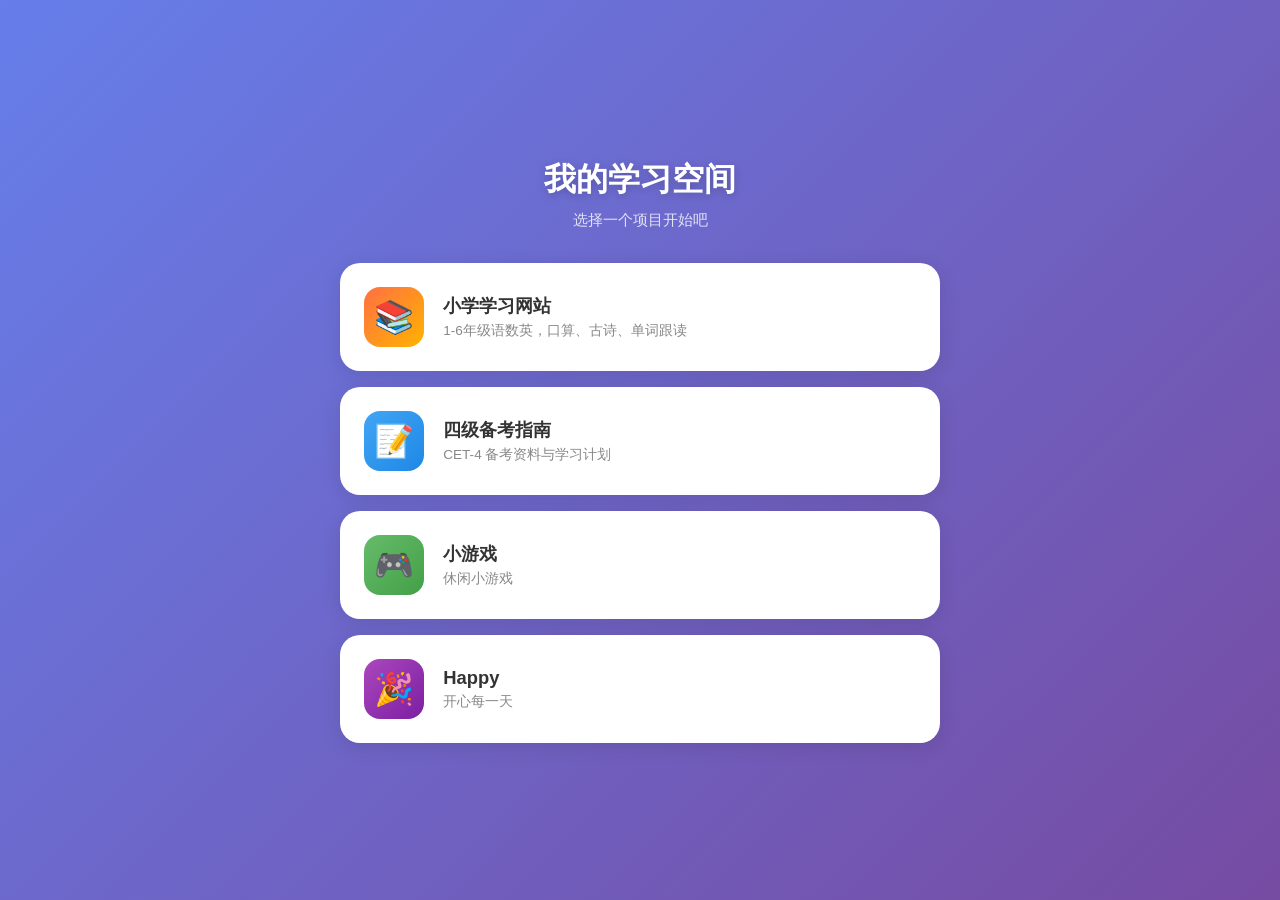
<file: index.html>
<!DOCTYPE html>
<html lang="zh-CN">
<head>
  <meta charset="UTF-8">
  <meta name="viewport" content="width=device-width, initial-scale=1.0">
  <title>我的学习空间</title>
  <style>
    * { box-sizing: border-box; margin: 0; padding: 0; }
    body {
      font-family: -apple-system, BlinkMacSystemFont, 'PingFang SC', 'Microsoft YaHei', sans-serif;
      background: linear-gradient(135deg, #667eea 0%, #764ba2 100%);
      min-height: 100vh;
      display: flex;
      align-items: center;
      justify-content: center;
      padding: 2rem;
    }
    .container {
      max-width: 600px;
      width: 100%;
    }
    h1 {
      text-align: center;
      color: #fff;
      font-size: 2rem;
      margin-bottom: 0.5rem;
      text-shadow: 0 2px 8px rgba(0,0,0,0.2);
    }
    .subtitle {
      text-align: center;
      color: rgba(255,255,255,0.8);
      font-size: 0.95rem;
      margin-bottom: 2rem;
    }
    .card-list {
      display: flex;
      flex-direction: column;
      gap: 1rem;
    }
    .card {
      display: flex;
      align-items: center;
      gap: 1.2rem;
      padding: 1.5rem;
      background: #fff;
      border-radius: 20px;
      text-decoration: none;
      color: #333;
      box-shadow: 0 4px 20px rgba(0,0,0,0.1);
      transition: transform 0.2s, box-shadow 0.2s;
    }
    .card:hover {
      transform: translateY(-4px);
      box-shadow: 0 8px 30px rgba(0,0,0,0.15);
    }
    .card-icon {
      width: 60px;
      height: 60px;
      border-radius: 16px;
      display: flex;
      align-items: center;
      justify-content: center;
      font-size: 2rem;
      flex-shrink: 0;
    }
    .card-icon.orange { background: linear-gradient(135deg, #FF7043, #FFB300); }
    .card-icon.blue { background: linear-gradient(135deg, #42A5F5, #1E88E5); }
    .card-icon.green { background: linear-gradient(135deg, #66BB6A, #43A047); }
    .card-icon.purple { background: linear-gradient(135deg, #AB47BC, #7B1FA2); }
    .card-info h2 {
      font-size: 1.15rem;
      font-weight: 700;
      margin-bottom: 0.25rem;
    }
    .card-info p {
      font-size: 0.85rem;
      color: #888;
    }
  </style>
</head>
<body>
  <div class="container">
    <h1>我的学习空间</h1>
    <p class="subtitle">选择一个项目开始吧</p>
    <div class="card-list">
      <a class="card" href="primary-school/index.html">
        <div class="card-icon orange">📚</div>
        <div class="card-info">
          <h2>小学学习网站</h2>
          <p>1-6年级语数英，口算、古诗、单词跟读</p>
        </div>
      </a>
      <a class="card" href="cet4-study-guide/cet4-study-guide.html">
        <div class="card-icon blue">📝</div>
        <div class="card-info">
          <h2>四级备考指南</h2>
          <p>CET-4 备考资料与学习计划</p>
        </div>
      </a>
      <a class="card" href="game.html">
        <div class="card-icon green">🎮</div>
        <div class="card-info">
          <h2>小游戏</h2>
          <p>休闲小游戏</p>
        </div>
      </a>
      <a class="card" href="happy">
        <div class="card-icon purple">🎉</div>
        <div class="card-info">
          <h2>Happy</h2>
          <p>开心每一天</p>
        </div>
      </a>
    </div>
  </div>
</body>
</html>
</file>
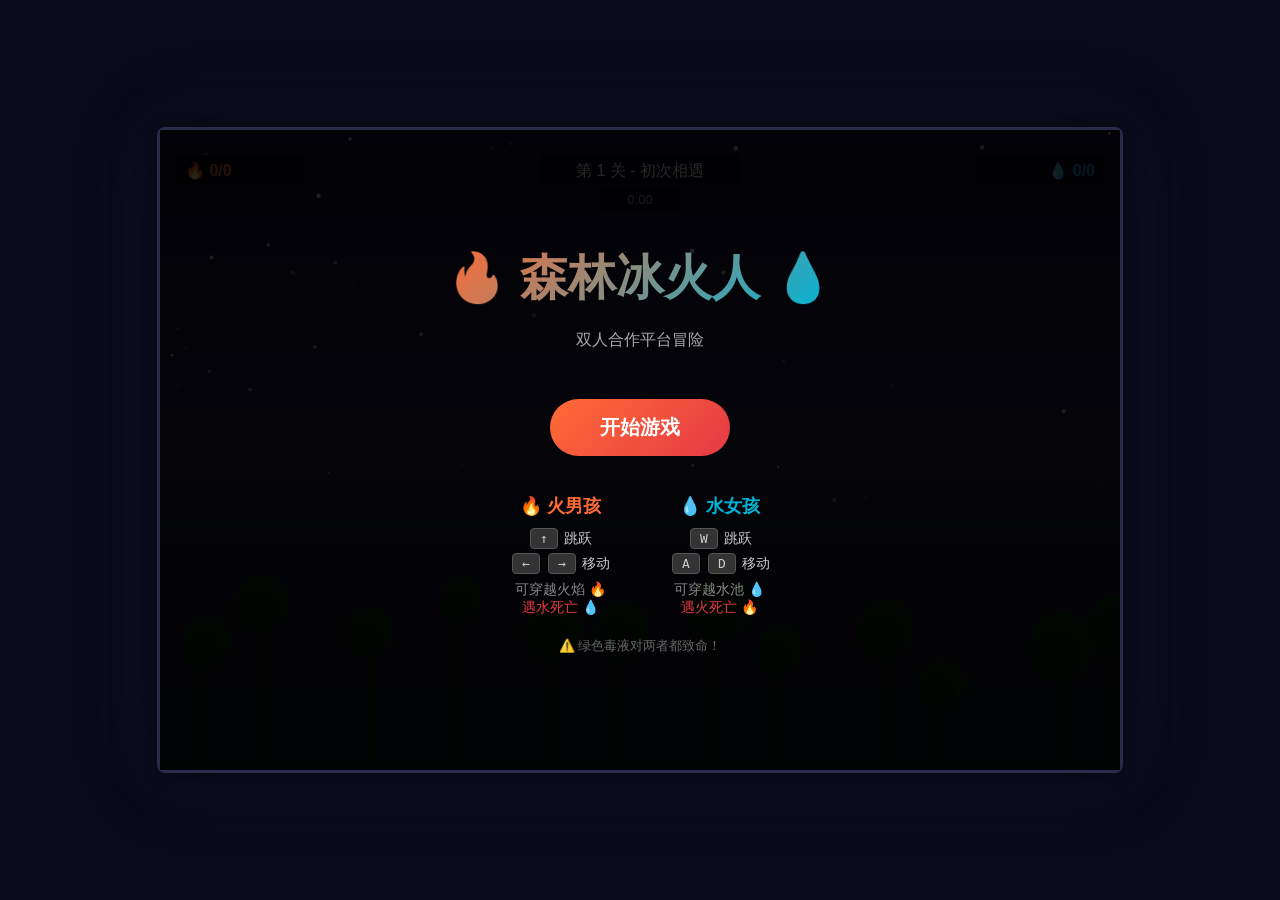
<file: game.html>
<!DOCTYPE html>
<html lang="zh-CN">
<head>
<meta charset="UTF-8">
<meta name="viewport" content="width=device-width, initial-scale=1.0">
<title>森林冰火人</title>
<style>
* { margin: 0; padding: 0; box-sizing: border-box; }
body {
  background: #0a0a1a;
  display: flex;
  justify-content: center;
  align-items: center;
  min-height: 100vh;
  font-family: 'Segoe UI', sans-serif;
  overflow: hidden;
}
#gameContainer {
  position: relative;
  border: 3px solid #2a2a4a;
  border-radius: 8px;
  box-shadow: 0 0 40px rgba(0,0,0,0.8), 0 0 80px rgba(50,50,100,0.3);
}
canvas { display: block; border-radius: 5px; }
#ui-overlay {
  position: absolute;
  top: 0; left: 0;
  width: 100%; height: 100%;
  pointer-events: none;
  z-index: 10;
}
#startScreen, #levelComplete, #gameOver {
  position: absolute;
  top: 0; left: 0;
  width: 100%; height: 100%;
  display: flex;
  flex-direction: column;
  justify-content: center;
  align-items: center;
  background: rgba(0,0,0,0.85);
  z-index: 20;
  pointer-events: auto;
}
#startScreen h1 {
  font-size: 48px;
  background: linear-gradient(135deg, #ff6b35, #00b4d8);
  -webkit-background-clip: text;
  -webkit-text-fill-color: transparent;
  margin-bottom: 20px;
  text-shadow: none;
}
#startScreen .subtitle {
  color: #aaa;
  font-size: 16px;
  margin-bottom: 40px;
}
.btn {
  padding: 15px 50px;
  font-size: 20px;
  border: none;
  border-radius: 30px;
  cursor: pointer;
  margin: 8px;
  transition: all 0.3s;
  font-weight: bold;
  pointer-events: auto;
}
.btn-start {
  background: linear-gradient(135deg, #ff6b35, #e63946);
  color: white;
}
.btn-start:hover { transform: scale(1.1); box-shadow: 0 0 30px rgba(255,107,53,0.5); }
.controls-info {
  margin-top: 30px;
  display: flex;
  gap: 60px;
  color: #ccc;
  font-size: 14px;
}
.controls-info div { text-align: center; }
.controls-info h3 { margin-bottom: 8px; font-size: 18px; }
.fire-text { color: #ff6b35; }
.water-text { color: #00b4d8; }
.key {
  display: inline-block;
  background: #333;
  border: 1px solid #555;
  border-radius: 4px;
  padding: 2px 8px;
  margin: 2px;
  font-family: monospace;
  font-size: 13px;
  min-width: 28px;
  text-align: center;
}
#levelComplete h2, #gameOver h2 {
  font-size: 42px;
  margin-bottom: 15px;
}
#levelComplete h2 { color: #4ecdc4; }
#gameOver h2 { color: #e63946; }
#levelComplete .stats, #gameOver .stats {
  color: #aaa;
  font-size: 18px;
  margin-bottom: 30px;
}
.hidden { display: none !important; }
</style>
</head>
<body>
<div id="gameContainer">
  <canvas id="gameCanvas" width="960" height="640"></canvas>
  <div id="ui-overlay"></div>
  <div id="startScreen">
    <h1>🔥 森林冰火人 💧</h1>
    <div class="subtitle">双人合作平台冒险</div>
    <button class="btn btn-start" onclick="startGame()">开始游戏</button>
    <div class="controls-info">
      <div>
        <h3 class="fire-text">🔥 火男孩</h3>
        <div><span class="key">↑</span> 跳跃</div>
        <div><span class="key">←</span> <span class="key">→</span> 移动</div>
        <div style="margin-top:5px;color:#888;">可穿越火焰 🔥</div>
        <div style="color:#e63946;">遇水死亡 💧</div>
      </div>
      <div>
        <h3 class="water-text">💧 水女孩</h3>
        <div><span class="key">W</span> 跳跃</div>
        <div><span class="key">A</span> <span class="key">D</span> 移动</div>
        <div style="margin-top:5px;color:#888;">可穿越水池 💧</div>
        <div style="color:#e63946;">遇火死亡 🔥</div>
      </div>
    </div>
    <div style="margin-top:20px;color:#666;font-size:13px;">⚠️ 绿色毒液对两者都致命！</div>
  </div>
  <div id="levelComplete" class="hidden">
    <h2>🎉 关卡通过！</h2>
    <div class="stats" id="levelStats"></div>
    <button class="btn btn-start" onclick="nextLevel()">下一关</button>
  </div>
  <div id="gameOver" class="hidden">
    <h2>💀 游戏结束</h2>
    <div class="stats" id="deathStats"></div>
    <button class="btn btn-start" onclick="restartLevel()">重新开始</button>
  </div>
</div>

<script>
// roundRect polyfill
if (!CanvasRenderingContext2D.prototype.roundRect) {
  CanvasRenderingContext2D.prototype.roundRect = function(x, y, w, h, r) {
    if (typeof r === 'number') r = [r,r,r,r];
    this.moveTo(x + r[0], y);
    this.lineTo(x + w - r[1], y);
    this.quadraticCurveTo(x + w, y, x + w, y + r[1]);
    this.lineTo(x + w, y + h - r[2]);
    this.quadraticCurveTo(x + w, y + h, x + w - r[2], y + h);
    this.lineTo(x + r[3], y + h);
    this.quadraticCurveTo(x, y + h, x, y + h - r[3]);
    this.lineTo(x, y + r[0]);
    this.quadraticCurveTo(x, y, x + r[0], y);
    this.closePath();
  };
}

// ============ GAME ENGINE ============
const canvas = document.getElementById('gameCanvas');
const ctx = canvas.getContext('2d');
const W = canvas.width, H = canvas.height;

// Game state
let gameState = 'menu'; // menu, playing, levelComplete, gameOver
let currentLevel = 0;
let gems = [];
let particles = [];
let platforms = [];
let hazards = [];
let exits = [];
let doors = [];
let movingPlatforms = [];
let levers = [];
let timer = 0;
let fireGems = 0, waterGems = 0;
let totalFireGems = 0, totalWaterGems = 0;
let bgStars = [];
let bgTrees = [];

// Generate background elements
for (let i = 0; i < 60; i++) {
  bgStars.push({ x: Math.random()*W, y: Math.random()*H*0.6, s: Math.random()*2+0.5, b: Math.random() });
}
for (let i = 0; i < 12; i++) {
  bgTrees.push({ x: i*85+Math.random()*40, h: 80+Math.random()*120, w: 20+Math.random()*15 });
}

// ============ INPUT ============
const keys = {};
window.addEventListener('keydown', e => {
  keys[e.code] = true;
  if (['ArrowUp','ArrowDown','ArrowLeft','ArrowRight','Space'].includes(e.code)) e.preventDefault();
});
window.addEventListener('keyup', e => { keys[e.code] = false; });

// ============ PLAYER CLASS ============
class Player {
  constructor(x, y, type) {
    this.startX = x; this.startY = y;
    this.x = x; this.y = y;
    this.w = 24; this.h = 36;
    this.vx = 0; this.vy = 0;
    this.type = type; // 'fire' or 'water'
    this.onGround = false;
    this.alive = true;
    this.atExit = false;
    this.facing = 1;
    this.animFrame = 0;
    this.animTimer = 0;
    this.jumpCount = 0;
    this.maxJumps = 2;
    this.trailTimer = 0;
  }

  reset() {
    this.x = this.startX; this.y = this.startY;
    this.vx = 0; this.vy = 0;
    this.onGround = false;
    this.alive = true;
    this.atExit = false;
    this.jumpCount = 0;
  }

  update(dt) {
    if (!this.alive) return;

    const speed = 4.5;
    const gravity = 0.55;
    const jumpForce = -11;
    const friction = 0.82;

    // Input
    if (this.type === 'fire') {
      if (keys['ArrowLeft']) { this.vx = -speed; this.facing = -1; }
      else if (keys['ArrowRight']) { this.vx = speed; this.facing = 1; }
      else this.vx *= friction;
      if (keys['ArrowUp'] && this.jumpCount < this.maxJumps) {
        this.vy = jumpForce;
        this.jumpCount++;
        keys['ArrowUp'] = false;
        spawnJumpParticles(this);
      }
    } else {
      if (keys['KeyA']) { this.vx = -speed; this.facing = -1; }
      else if (keys['KeyD']) { this.vx = speed; this.facing = 1; }
      else this.vx *= friction;
      if (keys['KeyW'] && this.jumpCount < this.maxJumps) {
        this.vy = jumpForce;
        this.jumpCount++;
        keys['KeyW'] = false;
        spawnJumpParticles(this);
      }
    }

    // Physics
    this.vy += gravity;
    if (this.vy > 14) this.vy = 14;

    // Move X
    this.x += this.vx;
    this.resolveCollisionX();

    // Move Y
    this.y += this.vy;
    this.onGround = false;
    this.resolveCollisionY();

    // Moving platforms
    for (let mp of movingPlatforms) {
      if (this.onGround && this.overlaps(mp) && this.y + this.h >= mp.y - 2 && this.y + this.h <= mp.y + 6) {
        this.x += mp.vx;
        this.y += mp.vy;
      }
    }

    // Boundaries
    if (this.x < 0) this.x = 0;
    if (this.x + this.w > W) this.x = W - this.w;
    if (this.y > H + 50) this.die();

    // Animation
    if (Math.abs(this.vx) > 0.5) {
      this.animTimer += dt;
      if (this.animTimer > 100) { this.animFrame = (this.animFrame+1)%4; this.animTimer = 0; }
    } else {
      this.animFrame = 0;
    }

    // Trail particles
    this.trailTimer += dt;
    if (this.trailTimer > 50 && (Math.abs(this.vx) > 1 || Math.abs(this.vy) > 1)) {
      this.trailTimer = 0;
      spawnTrailParticle(this);
    }

    // Hazard check
    this.checkHazards();

    // Gem collection
    this.checkGems();

    // Exit check
    this.checkExit();
  }

  overlaps(rect) {
    return this.x < rect.x + rect.w && this.x + this.w > rect.x &&
           this.y < rect.y + rect.h && this.y + this.h > rect.y;
  }

  resolveCollisionX() {
    for (let p of platforms) {
      if (this.overlaps(p)) {
        if (this.vx > 0) this.x = p.x - this.w;
        else if (this.vx < 0) this.x = p.x + p.w;
        this.vx = 0;
      }
    }
  }

  resolveCollisionY() {
    for (let p of platforms) {
      if (this.overlaps(p)) {
        if (this.vy > 0) {
          this.y = p.y - this.h;
          this.onGround = true;
          this.jumpCount = 0;
        } else if (this.vy < 0) {
          this.y = p.y + p.h;
        }
        this.vy = 0;
      }
    }
  }

  checkHazards() {
    for (let h of hazards) {
      if (this.overlaps(h)) {
        if (h.type === 'poison') { this.die(); return; }
        if (h.type === 'fire' && this.type === 'water') { this.die(); return; }
        if (h.type === 'water' && this.type === 'fire') { this.die(); return; }
      }
    }
  }

  checkGems() {
    for (let i = gems.length-1; i >= 0; i--) {
      let g = gems[i];
      if (!g.collected && this.overlaps(g)) {
        if (g.type === 'fire' && this.type === 'fire') {
          g.collected = true; fireGems++;
          spawnGemParticles(g, '#ff6b35');
        } else if (g.type === 'water' && this.type === 'water') {
          g.collected = true; waterGems++;
          spawnGemParticles(g, '#00b4d8');
        }
      }
    }
  }

  checkExit() {
    this.atExit = false;
    for (let e of exits) {
      if (this.overlaps(e)) {
        if (e.type === this.type) { this.atExit = true; return; }
      }
    }
  }

  die() {
    if (!this.alive) return;
    this.alive = false;
    spawnDeathParticles(this);
    setTimeout(() => showGameOver(), 800);
  }

  draw() {
    if (!this.alive) return;
    const cx = this.x + this.w/2;
    const cy = this.y + this.h/2;

    ctx.save();
    ctx.translate(cx, cy);
    if (this.facing < 0) ctx.scale(-1, 1);

    // Glow
    const glowColor = this.type === 'fire' ? 'rgba(255,107,53,0.3)' : 'rgba(0,180,216,0.3)';
    ctx.shadowColor = this.type === 'fire' ? '#ff6b35' : '#00b4d8';
    ctx.shadowBlur = 15;

    // Body
    const bodyColor = this.type === 'fire' ? '#ff6b35' : '#00b4d8';
    const bodyColor2 = this.type === 'fire' ? '#e63946' : '#0077b6';

    // Legs animation
    const legOffset = Math.sin(this.animFrame * Math.PI/2) * 4;

    // Left leg
    ctx.fillStyle = bodyColor2;
    ctx.fillRect(-8, 10, 6, 14 + (this.onGround ? legOffset : 0));
    // Right leg
    ctx.fillRect(2, 10, 6, 14 + (this.onGround ? -legOffset : 0));

    // Body
    ctx.fillStyle = bodyColor;
    ctx.beginPath();
    ctx.roundRect(-10, -8, 20, 22, 4);
    ctx.fill();

    // Head
    ctx.fillStyle = bodyColor;
    ctx.beginPath();
    ctx.arc(0, -14, 10, 0, Math.PI*2);
    ctx.fill();

    // Eyes
    ctx.shadowBlur = 0;
    ctx.fillStyle = 'white';
    ctx.beginPath();
    ctx.arc(3, -15, 3.5, 0, Math.PI*2);
    ctx.fill();
    ctx.fillStyle = '#222';
    ctx.beginPath();
    ctx.arc(4, -15, 2, 0, Math.PI*2);
    ctx.fill();

    // Element on head
    if (this.type === 'fire') {
      // Flame
      ctx.fillStyle = '#ffba08';
      ctx.beginPath();
      ctx.moveTo(-4, -24);
      ctx.quadraticCurveTo(0, -34, 4, -24);
      ctx.fill();
      ctx.fillStyle = '#ff6b35';
      ctx.beginPath();
      ctx.moveTo(-2, -24);
      ctx.quadraticCurveTo(0, -30, 2, -24);
      ctx.fill();
    } else {
      // Water drop
      ctx.fillStyle = '#90e0ef';
      ctx.beginPath();
      ctx.moveTo(0, -30);
      ctx.quadraticCurveTo(6, -22, 0, -18);
      ctx.quadraticCurveTo(-6, -22, 0, -30);
      ctx.fill();
    }

    // Arms
    ctx.fillStyle = bodyColor;
    const armSwing = Math.sin(this.animFrame * Math.PI/2) * 8;
    ctx.save();
    ctx.translate(-10, -2);
    ctx.rotate((this.onGround ? armSwing : -20) * Math.PI/180);
    ctx.fillRect(-3, 0, 5, 14);
    ctx.restore();
    ctx.save();
    ctx.translate(10, -2);
    ctx.rotate((this.onGround ? -armSwing : 20) * Math.PI/180);
    ctx.fillRect(-2, 0, 5, 14);
    ctx.restore();

    ctx.restore();
  }
}

// ============ PARTICLES ============
function spawnJumpParticles(player) {
  for (let i = 0; i < 8; i++) {
    particles.push({
      x: player.x + player.w/2 + (Math.random()-0.5)*20,
      y: player.y + player.h,
      vx: (Math.random()-0.5)*3,
      vy: Math.random()*2 + 1,
      life: 1,
      decay: 0.03 + Math.random()*0.02,
      size: 2 + Math.random()*3,
      color: player.type === 'fire' ? `hsl(${20+Math.random()*20},100%,${50+Math.random()*30}%)` : `hsl(${190+Math.random()*20},100%,${50+Math.random()*30}%)`
    });
  }
}

function spawnTrailParticle(player) {
  particles.push({
    x: player.x + player.w/2 + (Math.random()-0.5)*8,
    y: player.y + player.h - 5 + Math.random()*10,
    vx: (Math.random()-0.5)*0.5,
    vy: -Math.random()*1.5,
    life: 1,
    decay: 0.04,
    size: 1.5 + Math.random()*2,
    color: player.type === 'fire' ? `hsla(${20+Math.random()*30},100%,60%,0.7)` : `hsla(${190+Math.random()*30},100%,60%,0.7)`
  });
}

function spawnGemParticles(gem, color) {
  for (let i = 0; i < 12; i++) {
    const angle = (Math.PI*2/12)*i;
    particles.push({
      x: gem.x + gem.w/2,
      y: gem.y + gem.h/2,
      vx: Math.cos(angle)*3,
      vy: Math.sin(angle)*3,
      life: 1,
      decay: 0.025,
      size: 2 + Math.random()*3,
      color: color
    });
  }
}

function spawnDeathParticles(player) {
  for (let i = 0; i < 30; i++) {
    const angle = Math.random()*Math.PI*2;
    const speed = 1 + Math.random()*5;
    particles.push({
      x: player.x + player.w/2,
      y: player.y + player.h/2,
      vx: Math.cos(angle)*speed,
      vy: Math.sin(angle)*speed - 2,
      life: 1,
      decay: 0.015,
      size: 3 + Math.random()*5,
      color: player.type === 'fire' ? `hsl(${Math.random()*40},100%,${40+Math.random()*40}%)` : `hsl(${180+Math.random()*40},100%,${40+Math.random()*40}%)`
    });
  }
}

function updateParticles() {
  for (let i = particles.length-1; i >= 0; i--) {
    let p = particles[i];
    p.x += p.vx;
    p.y += p.vy;
    p.vy += 0.05;
    p.life -= p.decay;
    if (p.life <= 0) particles.splice(i, 1);
  }
}

function drawParticles() {
  for (let p of particles) {
    ctx.globalAlpha = p.life;
    ctx.fillStyle = p.color;
    ctx.beginPath();
    ctx.arc(p.x, p.y, p.size * p.life, 0, Math.PI*2);
    ctx.fill();
  }
  ctx.globalAlpha = 1;
}

// ============ LEVELS ============
const levels = [
  // Level 1 - Tutorial
  {
    name: "初次相遇",
    fireStart: [60, 520],
    waterStart: [120, 520],
    platforms: [
      // Floor
      {x:0, y:580, w:400, h:60, type:'stone'},
      {x:560, y:580, w:400, h:60, type:'stone'},
      // Gap with water
      {x:400, y:610, w:160, h:30, type:'hazard', hazardType:'water'},
      // Platforms going up
      {x:200, y:480, w:120, h:16, type:'stone'},
      {x:400, y:420, w:120, h:16, type:'stone'},
      {x:150, y:360, w:120, h:16, type:'stone'},
      {x:350, y:300, w:120, h:16, type:'stone'},
      {x:550, y:360, w:120, h:16, type:'stone'},
      {x:700, y:300, w:120, h:16, type:'stone'},
      // Upper area
      {x:500, y:220, w:200, h:16, type:'stone'},
      {x:250, y:180, w:150, h:16, type:'stone'},
      // Top
      {x:50, y:120, w:200, h:16, type:'stone'},
      {x:700, y:120, w:200, h:16, type:'stone'},
      // Walls
      {x:0, y:0, w:20, h:640, type:'stone'},
      {x:940, y:0, w:20, h:640, type:'stone'},
      {x:0, y:0, w:960, h:20, type:'stone'},
    ],
    hazards: [
      {x:400, y:610, w:160, h:30, type:'water'},
      {x:300, y:580, w:80, h:20, type:'fire'},
    ],
    gems: [
      {x:230, y:455, w:14, h:14, type:'fire'},
      {x:430, y:395, w:14, h:14, type:'water'},
      {x:180, y:335, w:14, h:14, type:'fire'},
      {x:380, y:275, w:14, h:14, type:'water'},
      {x:580, y:335, w:14, h:14, type:'fire'},
      {x:730, y:275, w:14, h:14, type:'water'},
      {x:550, y:195, w:14, h:14, type:'fire'},
      {x:300, y:155, w:14, h:14, type:'water'},
    ],
    exits: [
      {x:80, y:80, w:30, h:40, type:'fire'},
      {x:850, y:80, w:30, h:40, type:'water'},
    ],
    movingPlatforms: [],
  },
  // Level 2 - Poison introduction
  {
    name: "毒液危机",
    fireStart: [60, 520],
    waterStart: [120, 520],
    platforms: [
      // Floor sections
      {x:0, y:580, w:250, h:60, type:'stone'},
      {x:350, y:580, w:260, h:60, type:'stone'},
      {x:710, y:580, w:250, h:60, type:'stone'},
      // Poison pools
      {x:250, y:600, w:100, h:40, type:'hazard', hazardType:'poison'},
      {x:610, y:600, w:100, h:40, type:'hazard', hazardType:'poison'},
      // Fire pool (right side floor)
      {x:760, y:580, w:80, h:20, type:'hazard', hazardType:'fire'},
      // Water pool (left side floor)
      {x:60, y:580, w:80, h:20, type:'hazard', hazardType:'water'},
      // Climbing platforms
      {x:100, y:470, w:100, h:16, type:'stone'},
      {x:300, y:430, w:100, h:16, type:'stone'},
      {x:500, y:470, w:100, h:16, type:'stone'},
      {x:700, y:430, w:100, h:16, type:'stone'},
      {x:850, y:370, w:80, h:16, type:'stone'},
      // Middle section
      {x:400, y:340, w:160, h:16, type:'stone'},
      {x:200, y:280, w:120, h:16, type:'stone'},
      {x:600, y:280, w:120, h:16, type:'stone'},
      // Top
      {x:350, y:200, w:260, h:16, type:'stone'},
      {x:100, y:140, w:150, h:16, type:'stone'},
      {x:700, y:140, w:150, h:16, type:'stone'},
      // Walls
      {x:0, y:0, w:20, h:640, type:'stone'},
      {x:940, y:0, w:20, h:640, type:'stone'},
      {x:0, y:0, w:960, h:20, type:'stone'},
    ],
    hazards: [
      {x:250, y:600, w:100, h:40, type:'poison'},
      {x:610, y:600, w:100, h:40, type:'poison'},
      {x:760, y:580, w:80, h:20, type:'fire'},
      {x:60, y:580, w:80, h:20, type:'water'},
      {x:430, y:340, w:60, h:16, type:'poison'},
    ],
    gems: [
      {x:130, y:445, w:14, h:14, type:'fire'},
      {x:330, y:405, w:14, h:14, type:'water'},
      {x:530, y:445, w:14, h:14, type:'fire'},
      {x:730, y:405, w:14, h:14, type:'water'},
      {x:450, y:315, w:14, h:14, type:'fire'},
      {x:250, y:255, w:14, h:14, type:'water'},
      {x:650, y:255, w:14, h:14, type:'fire'},
      {x:420, y:175, w:14, h:14, type:'water'},
    ],
    exits: [
      {x:130, y:100, w:30, h:40, type:'fire'},
      {x:790, y:100, w:30, h:40, type:'water'},
    ],
    movingPlatforms: [],
  },
  // Level 3 - Moving platforms
  {
    name: "机关迷阵",
    fireStart: [60, 520],
    waterStart: [120, 520],
    platforms: [
      // Floor
      {x:0, y:580, w:300, h:60, type:'stone'},
      {x:660, y:580, w:300, h:60, type:'stone'},
      {x:300, y:610, w:360, h:30, type:'hazard', hazardType:'poison'},
      // Left side
      {x:50, y:460, w:120, h:16, type:'stone'},
      {x:200, y:380, w:100, h:16, type:'stone'},
      {x:50, y:300, w:120, h:16, type:'stone'},
      // Right side
      {x:790, y:460, w:120, h:16, type:'stone'},
      {x:660, y:380, w:100, h:16, type:'stone'},
      {x:790, y:300, w:120, h:16, type:'stone'},
      // Middle bridge
      {x:350, y:350, w:260, h:16, type:'stone'},
      // Top section
      {x:200, y:220, w:100, h:16, type:'stone'},
      {x:400, y:180, w:160, h:16, type:'stone'},
      {x:660, y:220, w:100, h:16, type:'stone'},
      // Very top
      {x:100, y:130, w:160, h:16, type:'stone'},
      {x:700, y:130, w:160, h:16, type:'stone'},
      {x:380, y:80, w:200, h:16, type:'stone'},
      // Walls
      {x:0, y:0, w:20, h:640, type:'stone'},
      {x:940, y:0, w:20, h:640, type:'stone'},
      {x:0, y:0, w:960, h:20, type:'stone'},
    ],
    hazards: [
      {x:300, y:610, w:360, h:30, type:'poison'},
      {x:100, y:580, w:60, h:20, type:'fire'},
      {x:800, y:580, w:60, h:20, type:'water'},
      {x:420, y:350, w:80, h:16, type:'poison'},
    ],
    gems: [
      {x:80, y:435, w:14, h:14, type:'fire'},
      {x:230, y:355, w:14, h:14, type:'water'},
      {x:820, y:435, w:14, h:14, type:'fire'},
      {x:690, y:355, w:14, h:14, type:'water'},
      {x:230, y:195, w:14, h:14, type:'fire'},
      {x:450, y:155, w:14, h:14, type:'water'},
      {x:700, y:195, w:14, h:14, type:'fire'},
      {x:450, y:55, w:14, h:14, type:'water'},
    ],
    exits: [
      {x:120, y:90, w:30, h:40, type:'fire'},
      {x:810, y:90, w:30, h:40, type:'water'},
    ],
    movingPlatforms: [
      {x:350, y:480, w:80, h:14, vx:0, vy:1, minY:440, maxY:520, dir:1},
      {x:530, y:480, w:80, h:14, vx:0, vy:1, minY:440, maxY:520, dir:-1},
      {x:380, y:260, w:80, h:14, vx:1.5, vy:0, minX:300, maxX:580, dir:1},
    ],
  },
  // Level 4 - The Temple
  {
    name: "神殿试炼",
    fireStart: [60, 100],
    waterStart: [870, 100],
    platforms: [
      // Top platforms
      {x:20, y:120, w:150, h:16, type:'stone'},
      {x:790, y:120, w:150, h:16, type:'stone'},
      // Descending left
      {x:50, y:220, w:120, h:16, type:'stone'},
      {x:180, y:310, w:120, h:16, type:'stone'},
      {x:50, y:400, w:120, h:16, type:'stone'},
      // Descending right
      {x:790, y:220, w:120, h:16, type:'stone'},
      {x:660, y:310, w:120, h:16, type:'stone'},
      {x:790, y:400, w:120, h:16, type:'stone'},
      // Center
      {x:350, y:250, w:260, h:16, type:'stone'},
      {x:300, y:370, w:360, h:16, type:'stone'},
      // Bottom area
      {x:0, y:500, w:200, h:16, type:'stone'},
      {x:250, y:500, w:100, h:16, type:'stone'},
      {x:610, y:500, w:100, h:16, type:'stone'},
      {x:760, y:500, w:200, h:16, type:'stone'},
      // Bottom floor
      {x:0, y:580, w:960, h:60, type:'stone'},
      // Exits area
      {x:400, y:460, w:160, h:16, type:'stone'},
      // Walls
      {x:0, y:0, w:20, h:640, type:'stone'},
      {x:940, y:0, w:20, h:640, type:'stone'},
      {x:0, y:0, w:960, h:20, type:'stone'},
    ],
    hazards: [
      {x:200, y:580, w:50, h:20, type:'fire'},
      {x:710, y:580, w:50, h:20, type:'water'},
      {x:350, y:580, w:260, h:20, type:'poison'},
      {x:430, y:250, w:100, h:16, type:'poison'},
      {x:400, y:370, w:160, h:16, type:'poison'},
    ],
    gems: [
      {x:80, y:195, w:14, h:14, type:'fire'},
      {x:830, y:195, w:14, h:14, type:'water'},
      {x:210, y:285, w:14, h:14, type:'fire'},
      {x:700, y:285, w:14, h:14, type:'water'},
      {x:80, y:375, w:14, h:14, type:'fire'},
      {x:830, y:375, w:14, h:14, type:'water'},
      {x:450, y:435, w:14, h:14, type:'fire'},
      {x:480, y:435, w:14, h:14, type:'water'},
    ],
    exits: [
      {x:440, y:420, w:30, h:40, type:'fire'},
      {x:490, y:420, w:30, h:40, type:'water'},
    ],
    movingPlatforms: [
      {x:200, y:160, w:80, h:14, vx:1, vy:0, minX:170, maxX:680, dir:1},
      {x:200, y:450, w:80, h:14, vx:1, vy:0, minX:200, maxX:600, dir:1},
    ],
  },
  // Level 5 - Final Challenge
  {
    name: "最终挑战",
    fireStart: [60, 520],
    waterStart: [870, 520],
    platforms: [
      // Bottom floor split
      {x:0, y:580, w:180, h:60, type:'stone'},
      {x:780, y:580, w:180, h:60, type:'stone'},
      // Bottom hazards floor
      {x:180, y:600, w:200, h:40, type:'hazard', hazardType:'fire'},
      {x:580, y:600, w:200, h:40, type:'hazard', hazardType:'water'},
      {x:380, y:600, w:200, h:40, type:'hazard', hazardType:'poison'},
      // Left climbing
      {x:30, y:470, w:100, h:16, type:'stone'},
      {x:140, y:380, w:100, h:16, type:'stone'},
      {x:30, y:290, w:100, h:16, type:'stone'},
      {x:140, y:200, w:100, h:16, type:'stone'},
      // Right climbing
      {x:830, y:470, w:100, h:16, type:'stone'},
      {x:720, y:380, w:100, h:16, type:'stone'},
      {x:830, y:290, w:100, h:16, type:'stone'},
      {x:720, y:200, w:100, h:16, type:'stone'},
      // Center platforms
      {x:350, y:480, w:260, h:16, type:'stone'},
      {x:300, y:380, w:360, h:16, type:'stone'},
      {x:350, y:280, w:260, h:16, type:'stone'},
      {x:300, y:180, w:360, h:16, type:'stone'},
      // Top
      {x:380, y:100, w:200, h:16, type:'stone'},
      // Walls
      {x:0, y:0, w:20, h:640, type:'stone'},
      {x:940, y:0, w:20, h:640, type:'stone'},
      {x:0, y:0, w:960, h:20, type:'stone'},
    ],
    hazards: [
      {x:180, y:600, w:200, h:40, type:'fire'},
      {x:580, y:600, w:200, h:40, type:'water'},
      {x:380, y:600, w:200, h:40, type:'poison'},
      {x:420, y:380, w:120, h:16, type:'poison'},
      {x:420, y:180, w:120, h:16, type:'poison'},
    ],
    gems: [
      {x:60, y:445, w:14, h:14, type:'fire'},
      {x:860, y:445, w:14, h:14, type:'water'},
      {x:170, y:355, w:14, h:14, type:'fire'},
      {x:740, y:355, w:14, h:14, type:'water'},
      {x:60, y:265, w:14, h:14, type:'fire'},
      {x:860, y:265, w:14, h:14, type:'water'},
      {x:170, y:175, w:14, h:14, type:'fire'},
      {x:740, y:175, w:14, h:14, type:'water'},
      {x:450, y:75, w:14, h:14, type:'fire'},
      {x:500, y:75, w:14, h:14, type:'water'},
    ],
    exits: [
      {x:420, y:60, w:30, h:40, type:'fire'},
      {x:510, y:60, w:30, h:40, type:'water'},
    ],
    movingPlatforms: [
      {x:250, y:530, w:80, h:14, vx:0, vy:1, minY:490, maxY:560, dir:1},
      {x:630, y:530, w:80, h:14, vx:0, vy:1, minY:490, maxY:560, dir:-1},
      {x:380, y:340, w:80, h:14, vx:1.5, vy:0, minX:250, maxX:630, dir:1},
      {x:500, y:240, w:80, h:14, vx:-1.5, vy:0, minX:250, maxX:630, dir:-1},
    ],
  },
];

// ============ GAME OBJECTS ============
let fireboy, watergirl;

function loadLevel(idx) {
  const level = levels[idx];
  platforms = level.platforms.filter(p => p.type === 'stone');
  hazards = level.hazards;
  gems = level.gems.map(g => ({...g, collected: false}));
  exits = level.exits;
  movingPlatforms = level.movingPlatforms.map(mp => ({...mp, startX: mp.x, startY: mp.y}));
  fireboy = new Player(level.fireStart[0], level.fireStart[1], 'fire');
  watergirl = new Player(level.waterStart[0], level.waterStart[1], 'water');
  particles = [];
  fireGems = 0; waterGems = 0;
  totalFireGems = gems.filter(g => g.type === 'fire').length;
  totalWaterGems = gems.filter(g => g.type === 'water').length;
  timer = 0;
}

// ============ RENDERING ============
function drawBackground() {
  // Sky gradient
  const grad = ctx.createLinearGradient(0, 0, 0, H);
  grad.addColorStop(0, '#0a0a2e');
  grad.addColorStop(0.5, '#1a1a3e');
  grad.addColorStop(1, '#0d1117');
  ctx.fillStyle = grad;
  ctx.fillRect(0, 0, W, H);

  // Stars
  for (let s of bgStars) {
    const twinkle = 0.5 + 0.5 * Math.sin(Date.now() * 0.003 + s.b * 10);
    ctx.globalAlpha = twinkle * 0.8;
    ctx.fillStyle = '#fff';
    ctx.beginPath();
    ctx.arc(s.x, s.y, s.s, 0, Math.PI*2);
    ctx.fill();
  }
  ctx.globalAlpha = 1;

  // Background trees
  for (let t of bgTrees) {
    ctx.fillStyle = '#0a1a0a';
    ctx.fillRect(t.x + t.w/2 - 3, H - t.h, 6, t.h);
    ctx.fillStyle = '#0d2a0d';
    ctx.beginPath();
    ctx.arc(t.x + t.w/2, H - t.h, t.w, 0, Math.PI*2);
    ctx.fill();
    ctx.fillStyle = '#0a200a';
    ctx.beginPath();
    ctx.arc(t.x + t.w/2 - 5, H - t.h + 10, t.w*0.8, 0, Math.PI*2);
    ctx.fill();
  }
}

function drawPlatforms() {
  for (let p of platforms) {
    // Stone texture
    const grad = ctx.createLinearGradient(p.x, p.y, p.x, p.y + p.h);
    grad.addColorStop(0, '#4a4a5a');
    grad.addColorStop(0.3, '#3a3a4a');
    grad.addColorStop(1, '#2a2a3a');
    ctx.fillStyle = grad;
    ctx.fillRect(p.x, p.y, p.w, p.h);

    // Top edge highlight
    ctx.fillStyle = '#5a5a6a';
    ctx.fillRect(p.x, p.y, p.w, 2);

    // Brick pattern
    ctx.strokeStyle = '#2a2a3a';
    ctx.lineWidth = 1;
    const brickH = 12;
    const brickW = 24;
    for (let row = 0; row < Math.ceil(p.h/brickH); row++) {
      const offset = (row % 2) * brickW/2;
      for (let col = -1; col < Math.ceil(p.w/brickW)+1; col++) {
        const bx = p.x + col*brickW + offset;
        const by = p.y + row*brickH;
        ctx.strokeRect(bx, by, brickW, brickH);
      }
    }
  }
}

function drawMovingPlatforms() {
  for (let mp of movingPlatforms) {
    const grad = ctx.createLinearGradient(mp.x, mp.y, mp.x, mp.y + mp.h);
    grad.addColorStop(0, '#6a5a4a');
    grad.addColorStop(1, '#4a3a2a');
    ctx.fillStyle = grad;
    ctx.fillRect(mp.x, mp.y, mp.w, mp.h);

    // Arrow indicators
    ctx.fillStyle = '#8a7a6a';
    const cx = mp.x + mp.w/2;
    const cy = mp.y + mp.h/2;
    if (mp.vx !== 0) {
      ctx.beginPath();
      ctx.moveTo(cx-8, cy); ctx.lineTo(cx+8, cy);
      ctx.moveTo(cx+5, cy-4); ctx.lineTo(cx+8, cy); ctx.lineTo(cx+5, cy+4);
      ctx.moveTo(cx-5, cy-4); ctx.lineTo(cx-8, cy); ctx.lineTo(cx-5, cy+4);
      ctx.strokeStyle = '#8a7a6a'; ctx.lineWidth = 2; ctx.stroke();
    } else {
      ctx.beginPath();
      ctx.moveTo(cx, cy-6); ctx.lineTo(cx, cy+6);
      ctx.moveTo(cx-4, cy-3); ctx.lineTo(cx, cy-6); ctx.lineTo(cx+4, cy-3);
      ctx.moveTo(cx-4, cy+3); ctx.lineTo(cx, cy+6); ctx.lineTo(cx+4, cy+3);
      ctx.strokeStyle = '#8a7a6a'; ctx.lineWidth = 2; ctx.stroke();
    }
  }
}

function drawHazards() {
  const time = Date.now() * 0.003;
  for (let h of hazards) {
    if (h.type === 'fire') {
      // Fire pool
      const grad = ctx.createLinearGradient(h.x, h.y, h.x, h.y + h.h);
      grad.addColorStop(0, '#ff6b35');
      grad.addColorStop(0.5, '#e63946');
      grad.addColorStop(1, '#9d0208');
      ctx.fillStyle = grad;
      ctx.fillRect(h.x, h.y, h.w, h.h);

      // Flames
      for (let i = 0; i < h.w/8; i++) {
        const fx = h.x + i*8 + 4;
        const fh = 8 + Math.sin(time + i*0.8) * 6;
        ctx.fillStyle = `hsl(${20 + Math.sin(time+i)*10}, 100%, ${55 + Math.sin(time*2+i)*15}%)`;
        ctx.beginPath();
        ctx.moveTo(fx-3, h.y);
        ctx.quadraticCurveTo(fx, h.y - fh, fx+3, h.y);
        ctx.fill();
      }
    } else if (h.type === 'water') {
      // Water pool
      const grad = ctx.createLinearGradient(h.x, h.y, h.x, h.y + h.h);
      grad.addColorStop(0, '#00b4d8');
      grad.addColorStop(0.5, '#0077b6');
      grad.addColorStop(1, '#023e8a');
      ctx.fillStyle = grad;
      ctx.fillRect(h.x, h.y, h.w, h.h);

      // Waves
      ctx.strokeStyle = 'rgba(144,224,239,0.5)';
      ctx.lineWidth = 2;
      ctx.beginPath();
      for (let x = h.x; x < h.x + h.w; x += 2) {
        const wy = h.y + Math.sin(time*2 + x*0.05) * 2;
        if (x === h.x) ctx.moveTo(x, wy);
        else ctx.lineTo(x, wy);
      }
      ctx.stroke();
    } else if (h.type === 'poison') {
      // Poison pool
      const grad = ctx.createLinearGradient(h.x, h.y, h.x, h.y + h.h);
      grad.addColorStop(0, '#80b918');
      grad.addColorStop(0.5, '#55a630');
      grad.addColorStop(1, '#2b9348');
      ctx.fillStyle = grad;
      ctx.fillRect(h.x, h.y, h.w, h.h);

      // Bubbles
      for (let i = 0; i < h.w/15; i++) {
        const bx = h.x + (i*15 + time*20) % h.w;
        const by = h.y + h.h - Math.abs(Math.sin(time + i)) * h.h * 0.6;
        ctx.fillStyle = 'rgba(163,230,53,0.5)';
        ctx.beginPath();
        ctx.arc(bx, by, 2 + Math.sin(time*2+i)*1, 0, Math.PI*2);
        ctx.fill();
      }
    }
  }
}

function drawGems() {
  const time = Date.now() * 0.003;
  for (let g of gems) {
    if (g.collected) continue;
    const cx = g.x + g.w/2;
    const cy = g.y + g.h/2 + Math.sin(time + g.x) * 3;

    ctx.save();
    ctx.translate(cx, cy);

    // Glow
    if (g.type === 'fire') {
      ctx.shadowColor = '#ff6b35';
      ctx.shadowBlur = 12;
      ctx.fillStyle = '#ffba08';
    } else {
      ctx.shadowColor = '#00b4d8';
      ctx.shadowBlur = 12;
      ctx.fillStyle = '#90e0ef';
    }

    // Diamond shape
    ctx.beginPath();
    ctx.moveTo(0, -8);
    ctx.lineTo(7, 0);
    ctx.lineTo(0, 8);
    ctx.lineTo(-7, 0);
    ctx.closePath();
    ctx.fill();

    // Inner shine
    ctx.fillStyle = g.type === 'fire' ? '#fff3b0' : '#caf0f8';
    ctx.beginPath();
    ctx.moveTo(0, -4);
    ctx.lineTo(3, 0);
    ctx.lineTo(0, 4);
    ctx.lineTo(-3, 0);
    ctx.closePath();
    ctx.fill();

    ctx.restore();
  }
}

function drawExits() {
  const time = Date.now() * 0.003;
  for (let e of exits) {
    ctx.save();
    const cx = e.x + e.w/2;
    const cy = e.y + e.h/2;

    // Door frame
    ctx.fillStyle = e.type === 'fire' ? '#8b4513' : '#2a6f97';
    ctx.fillRect(e.x - 3, e.y - 5, e.w + 6, e.h + 5);

    // Door
    const doorGrad = ctx.createLinearGradient(e.x, e.y, e.x, e.y + e.h);
    if (e.type === 'fire') {
      doorGrad.addColorStop(0, '#ff6b35');
      doorGrad.addColorStop(1, '#e63946');
    } else {
      doorGrad.addColorStop(0, '#00b4d8');
      doorGrad.addColorStop(1, '#0077b6');
    }
    ctx.fillStyle = doorGrad;
    ctx.fillRect(e.x, e.y, e.w, e.h);

    // Glow effect
    const glowAlpha = 0.3 + 0.2 * Math.sin(time * 2);
    ctx.fillStyle = e.type === 'fire' ? `rgba(255,107,53,${glowAlpha})` : `rgba(0,180,216,${glowAlpha})`;
    ctx.beginPath();
    ctx.arc(cx, cy, 30, 0, Math.PI*2);
    ctx.fill();

    // Arrow
    ctx.fillStyle = 'rgba(255,255,255,0.8)';
    ctx.beginPath();
    ctx.moveTo(cx, e.y - 15 + Math.sin(time*3)*3);
    ctx.lineTo(cx - 6, e.y - 8 + Math.sin(time*3)*3);
    ctx.lineTo(cx + 6, e.y - 8 + Math.sin(time*3)*3);
    ctx.closePath();
    ctx.fill();

    ctx.restore();
  }
}

function drawHUD() {
  // Level name
  ctx.fillStyle = 'rgba(0,0,0,0.5)';
  ctx.fillRect(W/2 - 100, 25, 200, 30);
  ctx.fillStyle = '#fff';
  ctx.font = '16px sans-serif';
  ctx.textAlign = 'center';
  ctx.fillText(`第 ${currentLevel+1} 关 - ${levels[currentLevel].name}`, W/2, 46);

  // Fire gems
  ctx.textAlign = 'left';
  ctx.fillStyle = 'rgba(0,0,0,0.5)';
  ctx.fillRect(15, 25, 130, 30);
  ctx.fillStyle = '#ff6b35';
  ctx.font = 'bold 16px sans-serif';
  ctx.fillText(`🔥 ${fireGems}/${totalFireGems}`, 25, 46);

  // Water gems
  ctx.textAlign = 'right';
  ctx.fillStyle = 'rgba(0,0,0,0.5)';
  ctx.fillRect(W - 145, 25, 130, 30);
  ctx.fillStyle = '#00b4d8';
  ctx.fillText(`💧 ${waterGems}/${totalWaterGems}`, W - 25, 46);

  // Timer
  ctx.textAlign = 'center';
  ctx.fillStyle = 'rgba(0,0,0,0.5)';
  ctx.fillRect(W/2 - 40, 58, 80, 22);
  ctx.fillStyle = '#aaa';
  ctx.font = '13px sans-serif';
  const mins = Math.floor(timer/60000);
  const secs = Math.floor((timer%60000)/1000);
  ctx.fillText(`${mins}:${secs.toString().padStart(2,'0')}`, W/2, 74);

  // Exit indicators
  const fireAtExit = fireboy && fireboy.atExit;
  const waterAtExit = watergirl && watergirl.atExit;

  ctx.textAlign = 'center';
  ctx.font = '14px sans-serif';
  if (fireAtExit && waterAtExit) {
    ctx.fillStyle = '#4ecdc4';
    ctx.fillText('✨ 两人都已到达出口！关卡即将完成... ✨', W/2, H - 15);
  } else if (fireAtExit) {
    ctx.fillStyle = '#ff6b35';
    ctx.fillText('🔥 火男孩已到达出口，等待水女孩...', W/2, H - 15);
  } else if (waterAtExit) {
    ctx.fillStyle = '#00b4d8';
    ctx.fillText('💧 水女孩已到达出口，等待火男孩...', W/2, H - 15);
  }
}

// ============ GAME LOGIC ============
let lastTime = 0;
let levelCompleteTimer = 0;

function updateMovingPlatforms() {
  for (let mp of movingPlatforms) {
    if (mp.vx !== 0) {
      mp.x += mp.vx;
      if (mp.x <= mp.minX || mp.x + mp.w >= mp.maxX) mp.vx *= -1;
    }
    if (mp.vy !== 0) {
      mp.y += mp.vy;
      if (mp.y <= mp.minY || mp.y >= mp.maxY) mp.vy *= -1;
    }
  }
}

function gameLoop(timestamp) {
  const dt = timestamp - lastTime;
  lastTime = timestamp;

  if (gameState === 'playing') {
    timer += dt;

    // Update
    updateMovingPlatforms();
    fireboy.update(dt);
    watergirl.update(dt);
    updateParticles();

    // Check level complete
    if (fireboy.atExit && watergirl.atExit) {
      levelCompleteTimer += dt;
      if (levelCompleteTimer > 500) {
        showLevelComplete();
      }
    } else {
      levelCompleteTimer = 0;
    }
  }

  // Draw
  drawBackground();
  drawPlatforms();
  drawMovingPlatforms();
  drawHazards();
  drawGems();
  drawExits();
  if (fireboy) fireboy.draw();
  if (watergirl) watergirl.draw();
  drawParticles();
  drawHUD();

  requestAnimationFrame(gameLoop);
}

// ============ GAME STATE MANAGEMENT ============
function startGame() {
  currentLevel = 0;
  loadLevel(currentLevel);
  gameState = 'playing';
  document.getElementById('startScreen').classList.add('hidden');
  document.getElementById('levelComplete').classList.add('hidden');
  document.getElementById('gameOver').classList.add('hidden');
}

function showLevelComplete() {
  gameState = 'levelComplete';
  const mins = Math.floor(timer/60000);
  const secs = Math.floor((timer%60000)/1000);
  document.getElementById('levelStats').innerHTML =
    `⏱️ 用时: ${mins}:${secs.toString().padStart(2,'0')}<br>` +
    `🔥 火宝石: ${fireGems}/${totalFireGems}<br>` +
    `💧 水宝石: ${waterGems}/${totalWaterGems}`;
  document.getElementById('levelComplete').classList.remove('hidden');
}

function showGameOver() {
  gameState = 'gameOver';
  document.getElementById('deathStats').innerHTML = '角色已阵亡，请重新尝试！';
  document.getElementById('gameOver').classList.remove('hidden');
}

function nextLevel() {
  currentLevel++;
  if (currentLevel >= levels.length) {
    currentLevel = 0; // Loop back
  }
  loadLevel(currentLevel);
  gameState = 'playing';
  document.getElementById('levelComplete').classList.add('hidden');
}

function restartLevel() {
  loadLevel(currentLevel);
  gameState = 'playing';
  document.getElementById('gameOver').classList.add('hidden');
}

// ============ START ============
requestAnimationFrame(gameLoop);
</script>
</body>
</html>
</file>
